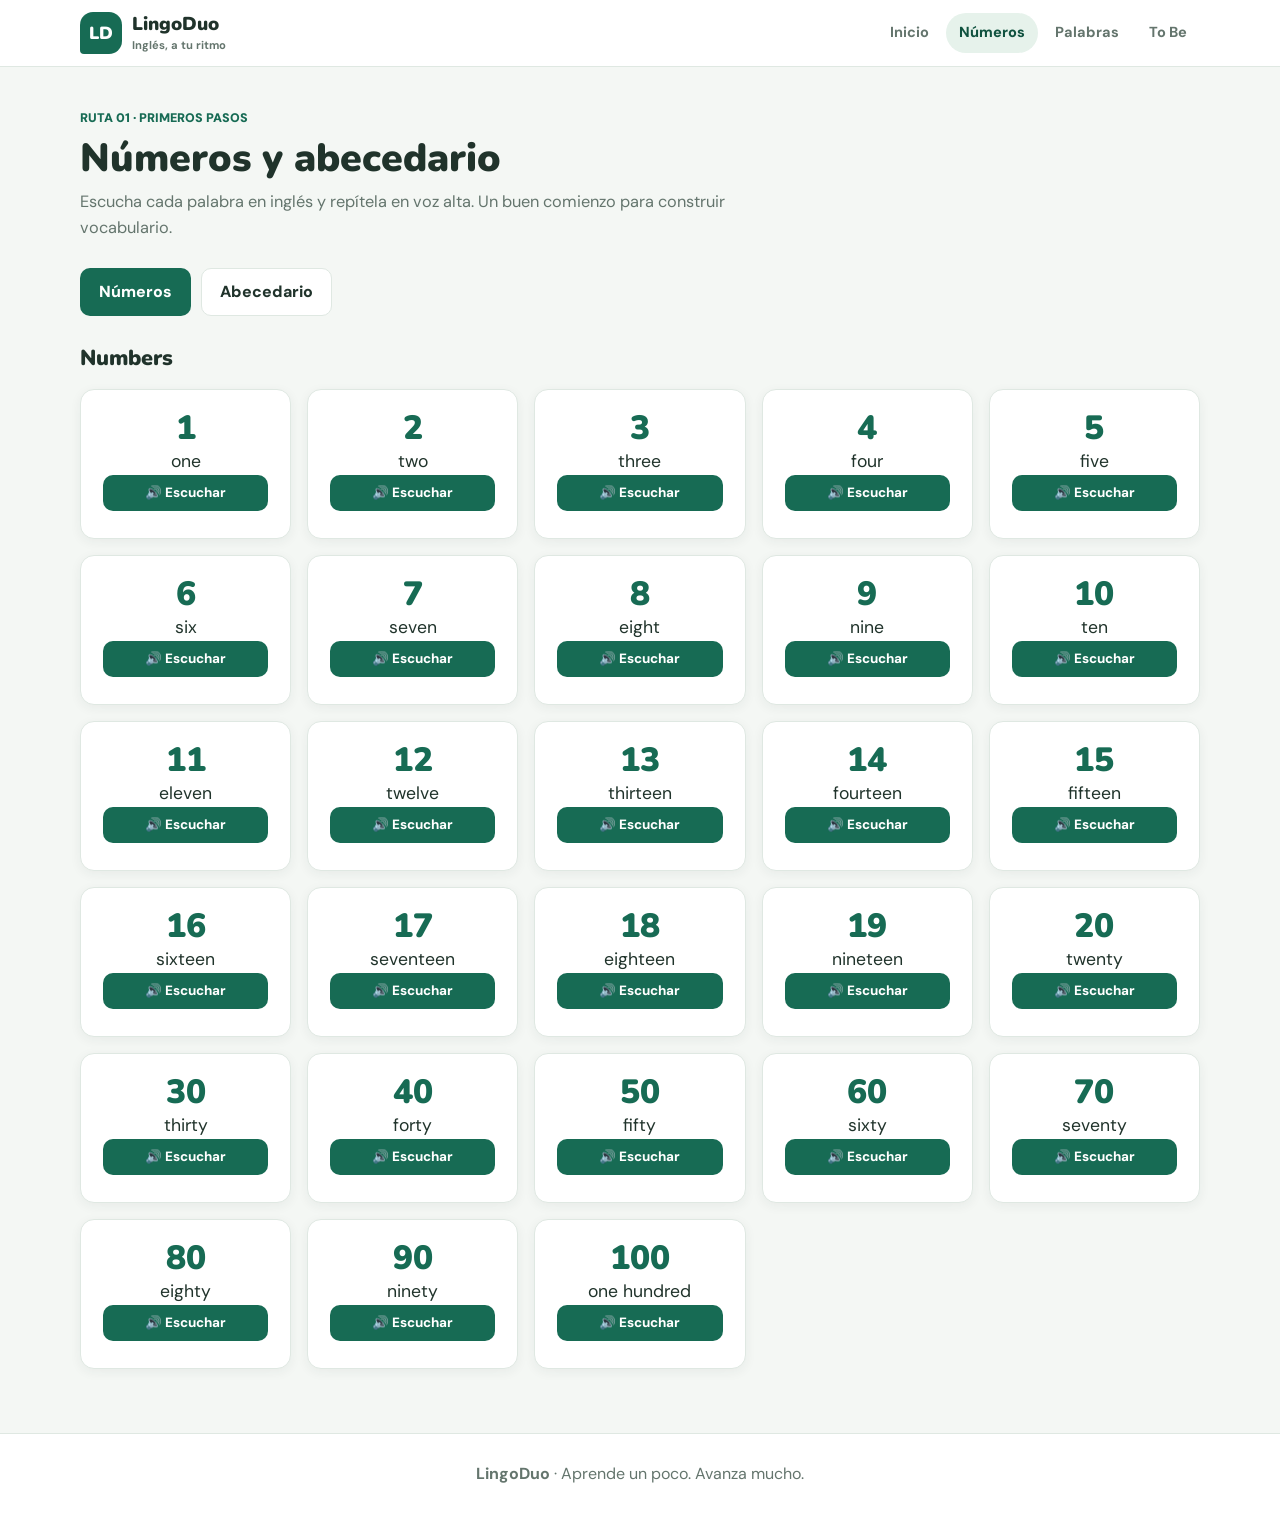
<file: numeros/numeros.html>
<!DOCTYPE html>
<html lang="es">
<head>
  <meta charset="UTF-8">
  <meta name="viewport" content="width=device-width, initial-scale=1.0">
  <meta name="description" content="Escucha y practica los números y las letras en inglés.">
  <title>LingoDuo | Números y abecedario</title>
  <!-- Primero los estilos comunes, luego los del módulo -->
  <link rel="stylesheet" href="../css/estilos.css">
  <link rel="stylesheet" href="numeros.css">
  <script src="numeros.js" defer></script>
</head>
<body>

  <!-- Encabezado común -->
  <header class="encabezado">
    <a class="marca" href="../index.html" aria-label="LingoDuo, inicio">
      <span class="marca-simbolo" aria-hidden="true">LD</span>
      <span class="marca-texto"><strong>LingoDuo</strong><small>Inglés, a tu ritmo</small></span>
    </a>
    <nav class="menu" aria-label="Navegación principal">
      <a href="../index.html">Inicio</a>
      <a href="numeros.html" aria-current="page">Números</a>
      <a href="../vocabulario/vocabulario.html">Palabras</a>
      <a href="../tobe/tobe.html">To Be</a>
    </nav>
  </header>

  <main class="contenedor">

    <section class="cabecera-modulo" aria-labelledby="titulo-numeros">
      <p class="sobrelinea">RUTA 01 · PRIMEROS PASOS</p>
      <h1 id="titulo-numeros">Números y abecedario</h1>
      <p>Escucha cada palabra en inglés y repítela en voz alta. Un buen comienzo para construir vocabulario.</p>
    </section>

    <!-- Botones para alternar entre secciones -->
    <div class="selector-seccion">
      <button type="button" class="boton" id="btn-numeros" aria-pressed="true">Números</button>
      <button type="button" class="boton-secundario" id="btn-abecedario" aria-pressed="false">Abecedario</button>
    </div>

    <!-- Sección de números (se llena desde numeros.js) -->
    <section id="seccion-numeros">
      <h2>Numbers</h2>
      <div class="grilla" id="grilla-numeros"></div>
    </section>

    <!-- Sección del abecedario (se llena desde numeros.js) -->
    <section id="seccion-abecedario" hidden>
      <h2>The Alphabet</h2>
      <div class="grilla" id="grilla-abecedario"></div>
    </section>

    <!-- Aviso si el navegador no soporta síntesis de voz -->
    <p class="aviso-voz" id="aviso-voz" hidden>
      Tu navegador no permite reproducir voz. Prueba con Chrome, Edge o Safari.
    </p>

  </main>

  <footer class="pie">
    <div class="pie-contenido"><p><strong>LingoDuo</strong> · Aprende un poco. Avanza mucho.</p></div>
  </footer>

</body>
</html>
</file>
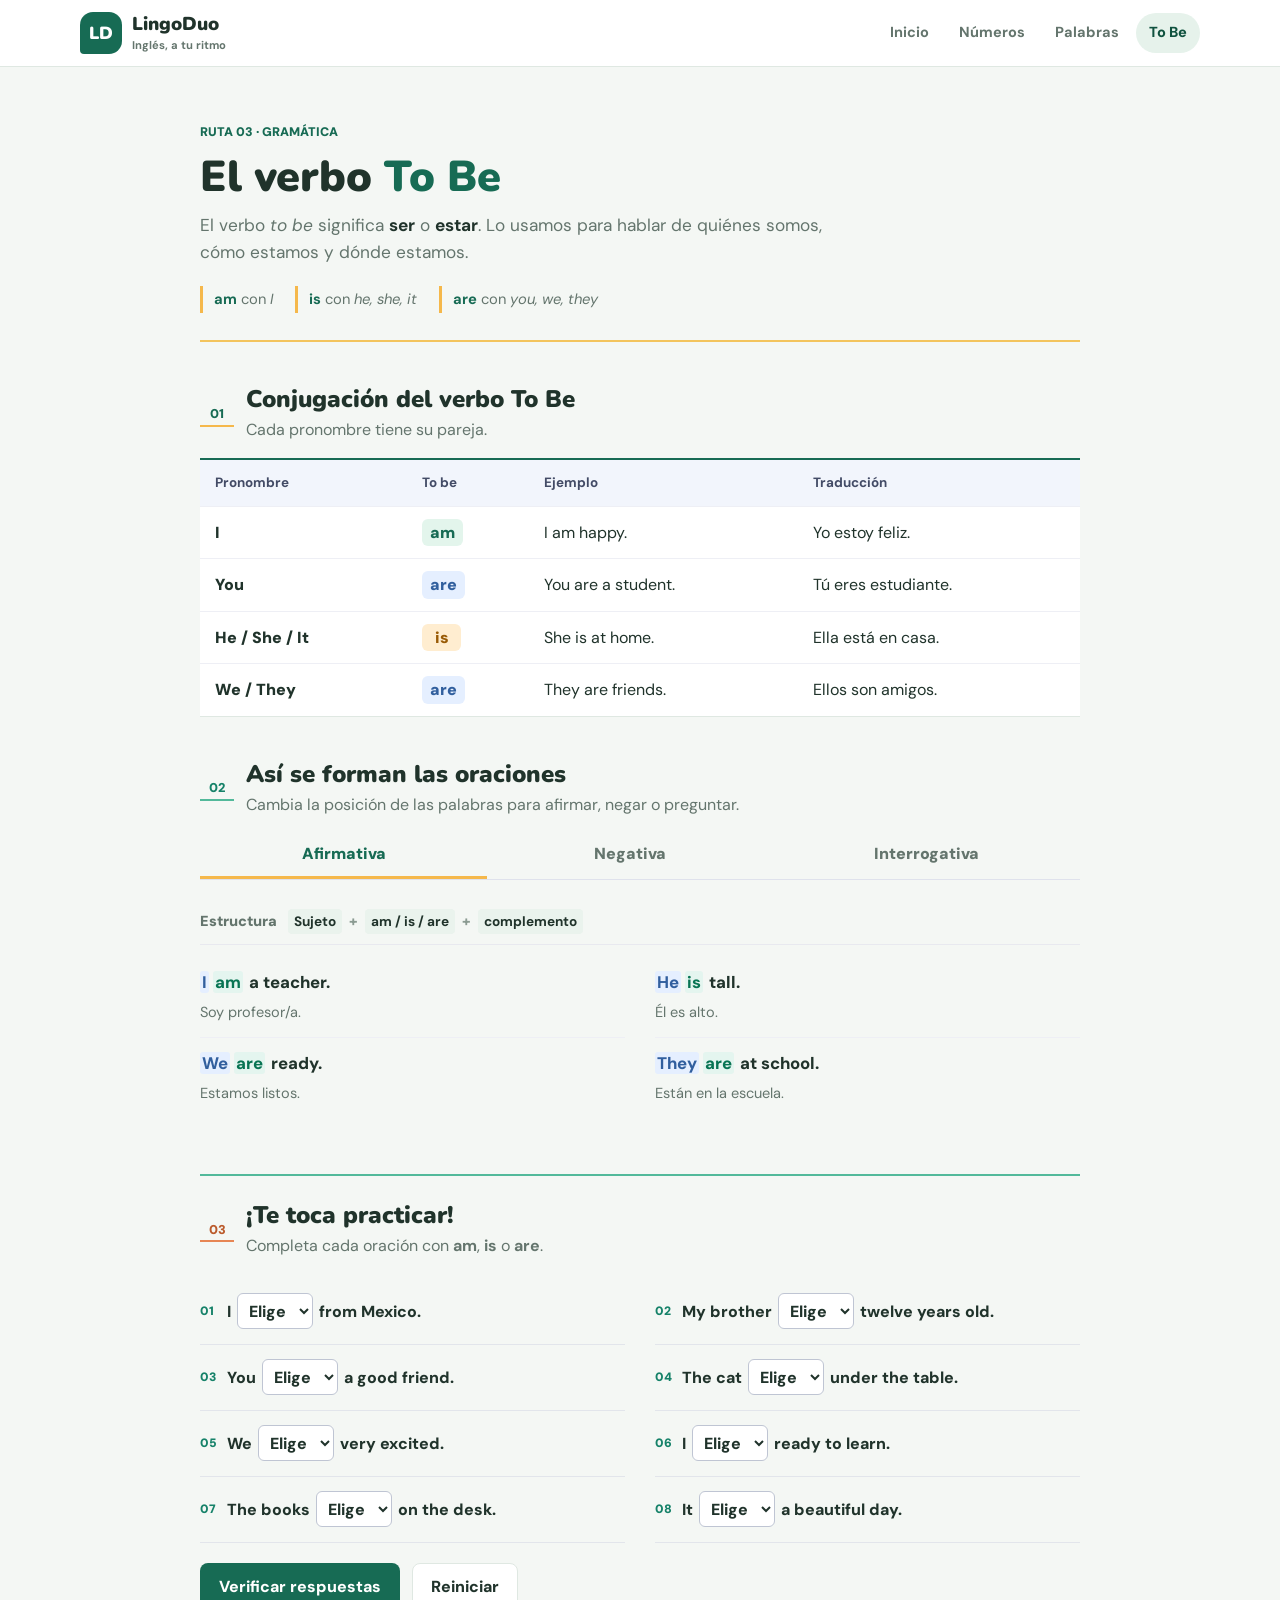
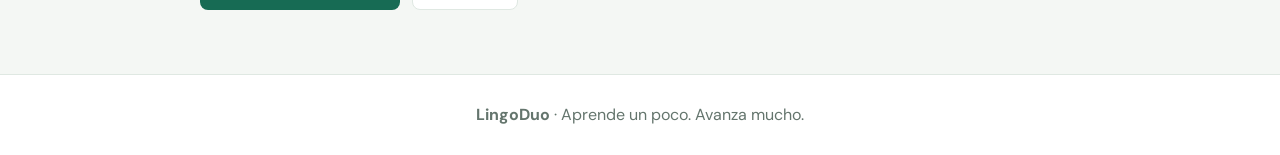
<file: tobe/tobe.html>
<!DOCTYPE html>
<html lang="es">
<head>
  <meta charset="UTF-8">
  <meta name="viewport" content="width=device-width, initial-scale=1.0">
  <meta name="description" content="Aprende y practica el verbo To Be en inglés.">
  <title>LingoDuo | Verbo To Be</title>
  <link rel="stylesheet" href="../css/estilos.css">
  <link rel="stylesheet" href="tobe.css">
  <script src="tobe.js" defer></script>
</head>
<body>
  <header class="encabezado">
    <a class="marca" href="../index.html" aria-label="LingoDuo, inicio">
      <span class="marca-simbolo" aria-hidden="true">LD</span>
      <span class="marca-texto"><strong>LingoDuo</strong><small>Inglés, a tu ritmo</small></span>
    </a>
    <nav class="menu" aria-label="Navegación principal">
      <a href="../index.html">Inicio</a>
      <a href="../numeros/numeros.html">Números</a>
      <a href="../vocabulario/vocabulario.html">Palabras</a>
      <a href="../tobe/tobe.html" aria-current="page">To Be</a>
    </nav>
  </header>

  <main class="contenedor leccion">
    <section class="introduccion" aria-labelledby="titulo-leccion">
      <p class="etiqueta">RUTA 03 · GRAMÁTICA</p>
      <h2 id="titulo-leccion">El verbo <span>To Be</span></h2>
      <p>El verbo <em>to be</em> significa <strong>ser</strong> o <strong>estar</strong>. Lo usamos para hablar de quiénes somos, cómo estamos y dónde estamos.</p>
      <div class="resumen-formas" aria-label="Formas del verbo">
        <span><strong>am</strong> con <em>I</em></span>
        <span><strong>is</strong> con <em>he, she, it</em></span>
        <span><strong>are</strong> con <em>you, we, they</em></span>
      </div>
    </section>

    <section class="seccion-leccion" aria-labelledby="titulo-conjugacion">
      <div class="titulo-seccion">
        <span class="numero-seccion" aria-hidden="true">01</span>
        <div>
          <h2 id="titulo-conjugacion">Conjugación del verbo To Be</h2>
          <p>Cada pronombre tiene su pareja.</p>
        </div>
      </div>
      <div class="tabla-desplazable" tabindex="0" role="region" aria-label="Tabla de pronombres y formas de To Be; desplázate horizontalmente si hace falta">
        <table class="tabla-pronombres">
          <thead>
            <tr><th scope="col">Pronombre</th><th scope="col">To be</th><th scope="col">Ejemplo</th><th scope="col">Traducción</th></tr>
          </thead>
          <tbody>
            <tr><th scope="row">I</th><td><span class="forma forma-am">am</span></td><td>I am happy.</td><td>Yo estoy feliz.</td></tr>
            <tr><th scope="row">You</th><td><span class="forma forma-are">are</span></td><td>You are a student.</td><td>Tú eres estudiante.</td></tr>
            <tr><th scope="row">He / She / It</th><td><span class="forma forma-is">is</span></td><td>She is at home.</td><td>Ella está en casa.</td></tr>
            <tr><th scope="row">We / They</th><td><span class="forma forma-are">are</span></td><td>They are friends.</td><td>Ellos son amigos.</td></tr>
          </tbody>
        </table>
      </div>
    </section>

    <section class="seccion-leccion" aria-labelledby="titulo-oraciones">
      <div class="titulo-seccion">
        <span class="numero-seccion numero-dos" aria-hidden="true">02</span>
        <div>
          <h2 id="titulo-oraciones">Así se forman las oraciones</h2>
          <p>Cambia la posición de las palabras para afirmar, negar o preguntar.</p>
        </div>
      </div>

      <div class="pestanas" role="tablist" aria-label="Formas de las oraciones con To Be">
        <button class="pestana" id="tab-afirmativa" type="button" role="tab" aria-selected="true" aria-controls="panel-afirmativa" tabindex="0">Afirmativa</button>
        <button class="pestana" id="tab-negativa" type="button" role="tab" aria-selected="false" aria-controls="panel-negativa" tabindex="-1">Negativa</button>
        <button class="pestana" id="tab-interrogativa" type="button" role="tab" aria-selected="false" aria-controls="panel-interrogativa" tabindex="-1">Interrogativa</button>
      </div>

      <div class="panel-oraciones" id="panel-afirmativa" role="tabpanel" aria-labelledby="tab-afirmativa" tabindex="0">
        <p class="estructura"><span>Estructura</span><b>Sujeto</b><i>+</i><b>am / is / are</b><i>+</i><b>complemento</b></p>
        <ul class="lista-ejemplos">
          <li><p><span class="pieza sujeto">I</span> <span class="pieza verbo">am</span> <span class="pieza complemento">a teacher.</span></p><span class="traduccion">Soy profesor/a.</span></li>
          <li><p><span class="pieza sujeto">He</span> <span class="pieza verbo">is</span> <span class="pieza complemento">tall.</span></p><span class="traduccion">Él es alto.</span></li>
          <li><p><span class="pieza sujeto">We</span> <span class="pieza verbo">are</span> <span class="pieza complemento">ready.</span></p><span class="traduccion">Estamos listos.</span></li>
          <li><p><span class="pieza sujeto">They</span> <span class="pieza verbo">are</span> <span class="pieza complemento">at school.</span></p><span class="traduccion">Están en la escuela.</span></li>
        </ul>
      </div>

      <div class="panel-oraciones" id="panel-negativa" role="tabpanel" aria-labelledby="tab-negativa" tabindex="0" hidden>
        <p class="estructura"><span>Estructura</span><b>Sujeto</b><i>+</i><b>am / is / are</b><i>+</i><b>not</b><i>+</i><b>complemento</b></p>
        <ul class="lista-ejemplos">
          <li><p><span class="pieza sujeto">I</span> <span class="pieza verbo">am</span> <span class="pieza negacion">not</span> <span class="pieza complemento">tired.</span></p><span class="traduccion">No estoy cansado/a.</span></li>
          <li><p><span class="pieza sujeto">She</span> <span class="pieza verbo">is</span> <span class="pieza negacion">not</span> <span class="pieza complemento">my sister.</span></p><span class="traduccion">Ella no es mi hermana.</span></li>
          <li><p><span class="pieza sujeto">You</span> <span class="pieza verbo">are</span> <span class="pieza negacion">not</span> <span class="pieza complemento">alone.</span></p><span class="traduccion">No estás solo/a.</span></li>
          <li><p><span class="pieza sujeto">It</span> <span class="pieza verbo">is</span> <span class="pieza negacion">not</span> <span class="pieza complemento">cold.</span></p><span class="traduccion">No hace frío.</span></li>
        </ul>
      </div>

      <div class="panel-oraciones" id="panel-interrogativa" role="tabpanel" aria-labelledby="tab-interrogativa" tabindex="0" hidden>
        <p class="estructura"><span>Estructura</span><b>Am / Is / Are</b><i>+</i><b>sujeto</b><i>+</i><b>complemento</b><i>+</i><b>?</b></p>
        <ul class="lista-ejemplos">
          <li><p><span class="pieza verbo">Am</span> <span class="pieza sujeto">I</span> <span class="pieza complemento">late?</span></p><span class="traduccion">¿Llego tarde?</span></li>
          <li><p><span class="pieza verbo">Is</span> <span class="pieza sujeto">he</span> <span class="pieza complemento">your friend?</span></p><span class="traduccion">¿Es tu amigo?</span></li>
          <li><p><span class="pieza verbo">Are</span> <span class="pieza sujeto">you</span> <span class="pieza complemento">okay?</span></p><span class="traduccion">¿Estás bien?</span></li>
          <li><p><span class="pieza verbo">Are</span> <span class="pieza sujeto">they</span> <span class="pieza complemento">at home?</span></p><span class="traduccion">¿Están en casa?</span></li>
        </ul>
      </div>
    </section>

    <section class="seccion-leccion ejercicio" aria-labelledby="titulo-ejercicio">
      <div class="titulo-seccion">
        <span class="numero-seccion numero-tres" aria-hidden="true">03</span>
        <div>
          <h2 id="titulo-ejercicio">¡Te toca practicar!</h2>
          <p>Completa cada oración con <strong>am</strong>, <strong>is</strong> o <strong>are</strong>.</p>
        </div>
      </div>

      <form id="formulario-ejercicio" novalidate>
        <ol class="lista-ejercicio">
          <li data-answer="am"><span class="oracion">I <select name="respuesta-1" aria-label="Completa: I ___ from Mexico" required><option value="" selected disabled>Elige</option><option value="am">am</option><option value="is">is</option><option value="are">are</option></select> from Mexico.</span><span class="retroalimentacion" aria-live="polite"></span></li>
          <li data-answer="is"><span class="oracion">My brother <select name="respuesta-2" aria-label="Completa: My brother ___ twelve years old" required><option value="" selected disabled>Elige</option><option value="am">am</option><option value="is">is</option><option value="are">are</option></select> twelve years old.</span><span class="retroalimentacion" aria-live="polite"></span></li>
          <li data-answer="are"><span class="oracion">You <select name="respuesta-3" aria-label="Completa: You ___ a good friend" required><option value="" selected disabled>Elige</option><option value="am">am</option><option value="is">is</option><option value="are">are</option></select> a good friend.</span><span class="retroalimentacion" aria-live="polite"></span></li>
          <li data-answer="is"><span class="oracion">The cat <select name="respuesta-4" aria-label="Completa: The cat ___ under the table" required><option value="" selected disabled>Elige</option><option value="am">am</option><option value="is">is</option><option value="are">are</option></select> under the table.</span><span class="retroalimentacion" aria-live="polite"></span></li>
          <li data-answer="are"><span class="oracion">We <select name="respuesta-5" aria-label="Completa: We ___ very excited" required><option value="" selected disabled>Elige</option><option value="am">am</option><option value="is">is</option><option value="are">are</option></select> very excited.</span><span class="retroalimentacion" aria-live="polite"></span></li>
          <li data-answer="am"><span class="oracion">I <select name="respuesta-6" aria-label="Completa: I ___ ready to learn" required><option value="" selected disabled>Elige</option><option value="am">am</option><option value="is">is</option><option value="are">are</option></select> ready to learn.</span><span class="retroalimentacion" aria-live="polite"></span></li>
          <li data-answer="are"><span class="oracion">The books <select name="respuesta-7" aria-label="Completa: The books ___ on the desk" required><option value="" selected disabled>Elige</option><option value="am">am</option><option value="is">is</option><option value="are">are</option></select> on the desk.</span><span class="retroalimentacion" aria-live="polite"></span></li>
          <li data-answer="is"><span class="oracion">It <select name="respuesta-8" aria-label="Completa: It ___ a beautiful day" required><option value="" selected disabled>Elige</option><option value="am">am</option><option value="is">is</option><option value="are">are</option></select> a beautiful day.</span><span class="retroalimentacion" aria-live="polite"></span></li>
        </ol>
        <div class="acciones-ejercicio">
          <button class="boton" type="submit">Verificar respuestas</button>
          <button class="boton-secundario" id="reiniciar" type="button">Reiniciar</button>
        </div>
        <p class="resultado" id="resultado" role="status" aria-live="polite" hidden></p>
      </form>
    </section>
  </main>

  <footer class="pie">
    <div class="pie-contenido"><p><strong>LingoDuo</strong> · Aprende un poco. Avanza mucho.</p></div>
  </footer>
</body>
</html>
</file>
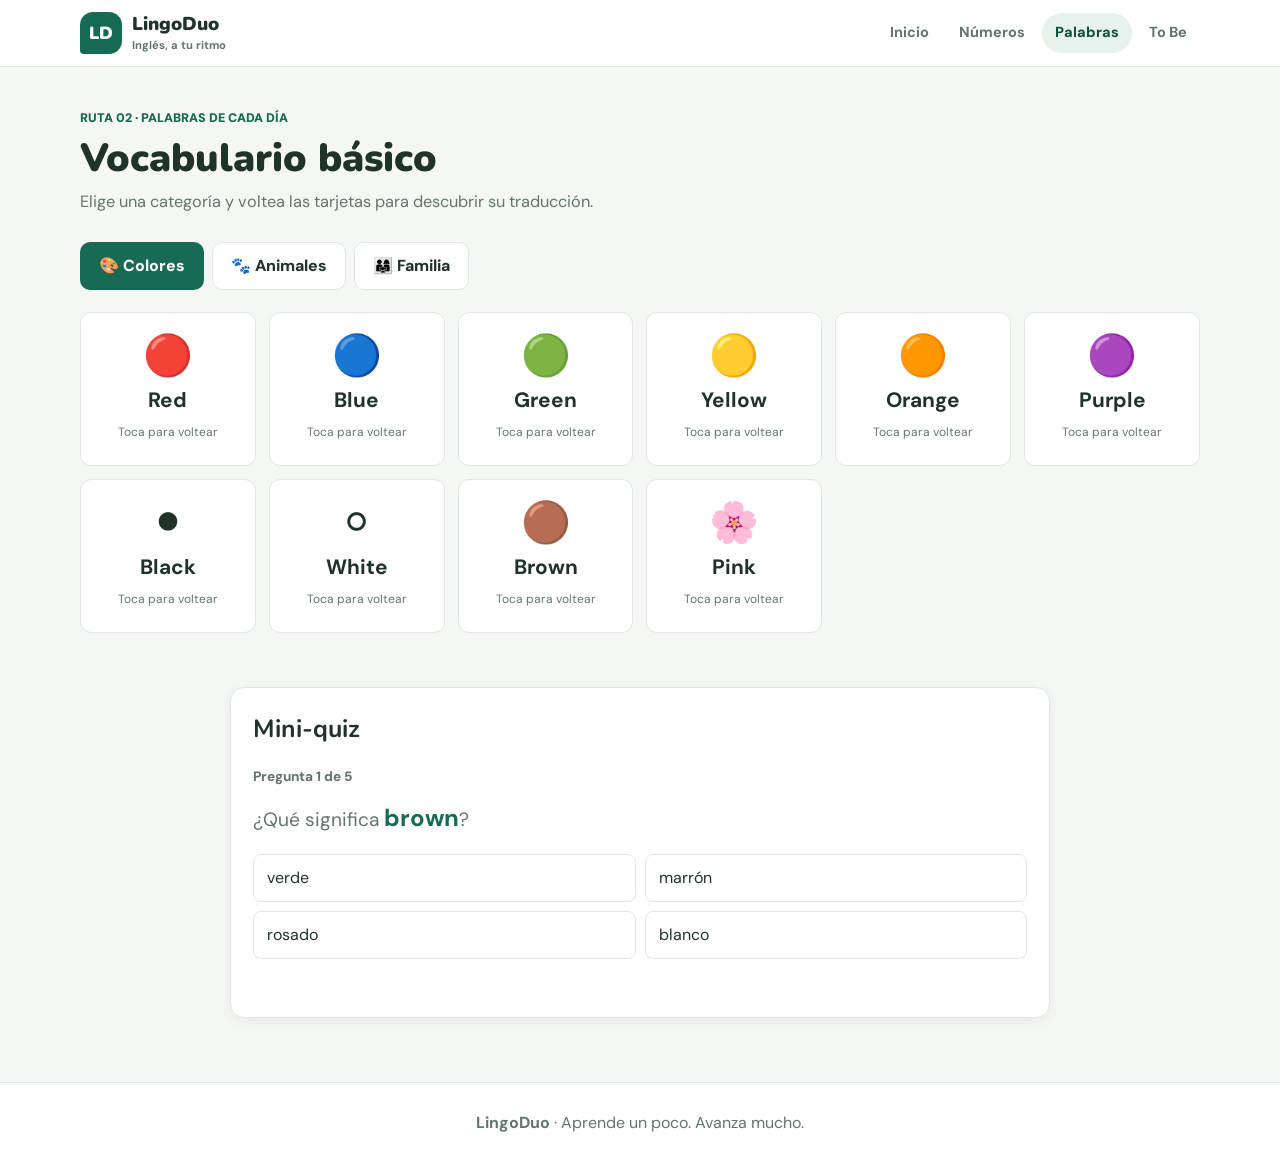
<file: vocabulario/vocabulario.html>
<!DOCTYPE html>
<html lang="es">
<head>
  <meta charset="UTF-8">
  <meta name="viewport" content="width=device-width, initial-scale=1.0">
  <meta name="description" content="Aprende palabras en inglés con tarjetas interactivas y un mini-quiz.">
  <title>LingoDuo | Vocabulario</title>
  <!-- Primero los estilos comunes, luego los del módulo -->
  <link rel="stylesheet" href="../css/estilos.css">
  <link rel="stylesheet" href="vocabulario.css">
  <script src="vocabulario.js" defer></script>
</head>
<body>

  <!-- Encabezado común del proyecto -->
  <header class="encabezado">
    <a class="marca" href="../index.html" aria-label="LingoDuo, inicio">
      <span class="marca-simbolo" aria-hidden="true">LD</span>
      <span class="marca-texto"><strong>LingoDuo</strong><small>Inglés, a tu ritmo</small></span>
    </a>
    <nav class="menu" aria-label="Navegación principal">
      <a href="../index.html">Inicio</a>
      <a href="../numeros/numeros.html">Números</a>
      <a href="../vocabulario/vocabulario.html" aria-current="page">Palabras</a>
      <a href="../tobe/tobe.html">To Be</a>
    </nav>
  </header>

  <main class="contenedor">

    <!-- Sección de tarjetas de vocabulario -->
    <section class="seccion-vocab" aria-labelledby="titulo-vocab">
      <div class="cabecera-modulo">
        <p class="sobrelinea">RUTA 02 · PALABRAS DE CADA DÍA</p>
        <h1 id="titulo-vocab">Vocabulario básico</h1>
        <p class="instrucciones">Elige una categoría y voltea las tarjetas para descubrir su traducción.</p>
      </div>

      <!-- Botones de categoría (el JS marca cuál está activa) -->
      <div class="categorias" role="group" aria-label="Categorías de vocabulario">
        <button type="button" class="boton" data-categoria="colores">🎨 Colores</button>
        <button type="button" class="boton" data-categoria="animales">🐾 Animales</button>
        <button type="button" class="boton" data-categoria="familia">👨‍👩‍👧 Familia</button>
      </div>

      <!-- Aquí JavaScript genera las tarjetas -->
      <div id="tarjetas" class="grilla"></div>
    </section>

    <!-- Sección del mini-quiz -->
    <section class="quiz tarjeta" aria-labelledby="titulo-quiz">
      <h2 id="titulo-quiz">Mini-quiz</h2>

      <!-- Vista de preguntas -->
      <div id="quiz-juego">
        <p id="quiz-progreso" class="quiz-progreso"></p>
        <p class="quiz-pregunta">
          ¿Qué significa <strong id="quiz-palabra" lang="en"></strong>?
        </p>
        <div id="quiz-opciones" class="opciones"></div>
        <p id="quiz-retro" class="quiz-retro" aria-live="polite"></p>
        <button type="button" id="quiz-siguiente" class="boton" hidden>Siguiente</button>
      </div>

      <!-- Vista del resultado final -->
      <div id="quiz-resultado" class="quiz-resultado" hidden>
        <p id="quiz-puntaje" class="quiz-puntaje"></p>
        <p id="quiz-mensaje"></p>
        <button type="button" id="quiz-reiniciar" class="boton">Reiniciar quiz</button>
      </div>
    </section>

  </main>

  <footer class="pie">
    <div class="pie-contenido"><p><strong>LingoDuo</strong> · Aprende un poco. Avanza mucho.</p></div>
  </footer>

</body>
</html>
</file>
<file: css/estilos.css>
@import url('https://fonts.googleapis.com/css2?family=DM+Sans:wght@400;500;600;700;800&family=Nunito:wght@600;700;800;900&display=swap');

:root {
  --color-primario: #176b54;
  --color-primario-oscuro: #10523f;
  --color-secundario: #f5b84b;
  --color-fondo: #f4f7f4;
  --color-texto: #20332b;
  --color-texto-suave: #64756d;
  --color-acierto: #087b58;
  --color-acierto-fondo: #e3f5ec;
  --color-error: #bd4450;
  --color-error-fondo: #fff0ef;
  --color-borde: #dfe8e2;
  --color-azul: #386cb3;
  --color-coral: #d96a4a;
  --radio: 14px;
  --sombra-suave: 0 12px 28px rgba(32, 51, 43, 0.12);
  --sombra-tarjeta: 0 3px 12px rgba(32, 51, 43, 0.06);
}

* {
  box-sizing: border-box;
}

html {
  scroll-behavior: smooth;
}

body {
  min-width: 320px;
  margin: 0;
  background: var(--color-fondo);
  color: var(--color-texto);
  font-family: 'DM Sans', 'Segoe UI', system-ui, sans-serif;
  font-size: 16px;
  line-height: 1.6;
}

h1,
h2,
h3,
.marca-texto strong {
  font-family: 'Nunito', 'DM Sans', sans-serif;
}

button,
select {
  font: inherit;
}

a {
  color: inherit;
}

.encabezado {
  position: sticky;
  z-index: 10;
  top: 0;
  display: flex;
  align-items: center;
  justify-content: space-between;
  gap: 24px;
  padding: 12px max(24px, calc((100vw - 1120px) / 2));
  border-bottom: 1px solid var(--color-borde);
  background: rgba(255, 255, 255, 0.96);
  backdrop-filter: blur(12px);
}

.encabezado h1 {
  margin: 0;
  font-size: 1.4rem;
  font-weight: 900;
  line-height: 1.15;
}

.marca {
  display: inline-flex;
  flex: 0 0 auto;
  align-items: center;
  gap: 10px;
  color: var(--color-texto);
  text-decoration: none;
}

.marca-simbolo {
  display: grid;
  width: 42px;
  aspect-ratio: 1;
  place-items: center;
  border-radius: 13px 13px 13px 4px;
  background: var(--color-primario);
  color: #fff;
  font-family: 'Nunito', sans-serif;
  font-size: 1.1rem;
  font-weight: 900;
}

.marca-texto {
  display: grid;
  line-height: 1.15;
}

.marca-texto strong {
  font-size: 1.17rem;
  font-weight: 900;
}

.marca-texto small {
  margin-top: 3px;
  color: var(--color-texto-suave);
  font-size: 0.7rem;
  font-weight: 700;
}

.menu {
  display: flex;
  flex-wrap: wrap;
  justify-content: center;
  gap: 4px;
}

.menu a {
  display: inline-flex;
  min-height: 40px;
  align-items: center;
  justify-content: center;
  padding: 8px 13px;
  border-radius: 999px;
  color: var(--color-texto-suave);
  font-size: 0.91rem;
  font-weight: 700;
  text-decoration: none;
  transition: background-color 160ms ease, color 160ms ease;
}

.menu a:hover {
  background: #edf5f0;
  color: var(--color-primario);
}

.menu a[aria-current="page"] {
  background: #e6f2eb;
  color: var(--color-primario-oscuro);
  font-weight: 800;
}

.menu a:focus-visible,
.marca:focus-visible,
.tarjeta:focus-visible,
.boton:focus-visible,
.boton-secundario:focus-visible,
.boton-escuchar:focus-visible,
select:focus-visible,
[role="tab"]:focus-visible {
  outline: 3px solid var(--color-secundario);
  outline-offset: 3px;
}

.contenedor {
  width: min(100% - 40px, 1120px);
  margin: 0 auto;
  padding: 42px 0 64px;
}

.grilla {
  display: grid;
  grid-template-columns: repeat(auto-fit, minmax(min(100%, 220px), 1fr));
  gap: 16px;
}

.tarjeta:not(.cara) {
  display: block;
  padding: 22px;
  border: 1px solid var(--color-borde);
  border-radius: var(--radio);
  background: #fff;
  box-shadow: var(--sombra-tarjeta);
  text-decoration: none;
  transition: transform 160ms ease, box-shadow 160ms ease, border-color 160ms ease;
}

.tarjeta:not(.cara):hover {
  transform: translateY(-3px);
  border-color: #c8dbce;
  box-shadow: var(--sombra-suave);
}

.tarjeta h3 {
  margin: 12px 0 6px;
  font-size: 1.22rem;
  line-height: 1.3;
}

.tarjeta p {
  margin: 0;
  color: var(--color-texto-suave);
}

.tarjeta-emoji {
  display: inline-grid;
  width: 48px;
  aspect-ratio: 1;
  place-items: center;
  border-radius: 13px;
  background: #fdf0d2;
  font-size: 1.5rem;
}

.bienvenida {
  margin: 2px 0 66px;
}

.hero-inicio {
  display: grid;
  grid-template-columns: minmax(0, 1fr) minmax(300px, 0.9fr);
  align-items: center;
  gap: 54px;
}

.hero-copy {
  max-width: 570px;
}

.sobrelinea {
  margin: 0 0 12px;
  color: var(--color-primario);
  font-size: 0.78rem;
  font-weight: 900;
}

.hero-copy h1 {
  max-width: 11ch;
  margin: 0 0 17px;
  font-size: 3.5rem;
  font-weight: 900;
  line-height: 1.02;
}

.hero-copy h1 span {
  color: var(--color-primario);
}

.hero-copy > p:not(.sobrelinea) {
  max-width: 46ch;
  margin: 0;
  color: var(--color-texto-suave);
  font-size: 1.08rem;
}

.hero-acciones {
  display: flex;
  flex-wrap: wrap;
  gap: 11px;
  margin-top: 25px;
}

.hero-visual {
  position: relative;
  min-width: 0;
  margin: 0;
}

.hero-visual img {
  display: block;
  width: 100%;
  aspect-ratio: 1.18;
  object-fit: cover;
  border-radius: 5px 72px 5px 5px;
  background: #e1eee5;
}

.hero-visual figcaption {
  display: flex;
  justify-content: space-between;
  gap: 14px;
  margin-top: 9px;
  color: var(--color-texto-suave);
  font-size: 0.7rem;
  font-weight: 800;
}

.cabecera-modulo {
  max-width: 740px;
  margin-bottom: 27px;
}

.cabecera-modulo .sobrelinea {
  margin-bottom: 7px;
}

.cabecera-modulo h1,
.cabecera-modulo h2 {
  margin: 0 0 8px;
  font-size: 2.45rem;
  font-weight: 900;
  line-height: 1.15;
}

.cabecera-modulo p:last-child {
  margin: 0;
  color: var(--color-texto-suave);
  font-size: 1.02rem;
}

.modulos-titulo {
  display: flex;
  flex-wrap: wrap;
  align-items: end;
  justify-content: space-between;
  gap: 8px 20px;
  margin-bottom: 18px;
}

.modulos-titulo h2 {
  margin: 0;
  font-size: 1.7rem;
  font-weight: 900;
}

.modulos-titulo p {
  margin: 0;
  color: var(--color-texto-suave);
}

.tarjeta-modulo {
  min-height: 220px;
}

.tarjeta-modulo .modulo-numero {
  background: #e5efff;
}

.tarjeta-modulo .modulo-vocabulario {
  background: #ffede6;
}

.tarjeta-modulo .modulo-gramatica {
  background: #e2f3e9;
}

.tarjeta-modulo .tipo-modulo {
  margin: 16px 0 0;
  color: var(--color-primario);
  font-size: 0.72rem;
  font-weight: 900;
}

.tarjeta-modulo > p:not(.tipo-modulo) {
  min-height: 3.2em;
}

.enlace-modulo {
  display: inline-block;
  margin-top: 15px;
  color: var(--color-primario);
  font-size: 0.9rem;
  font-weight: 900;
}

.bienvenida p {
  margin: 0;
  color: var(--color-texto-suave);
  font-size: 1.08rem;
}

.pie {
  padding: 23px 20px;
  border-top: 1px solid var(--color-borde);
  background: #fff;
  color: var(--color-texto-suave);
}

.pie-contenido {
  width: min(100%, 1120px);
  margin: 0 auto;
  text-align: center;
}

.pie p {
  margin: 4px 0;
}

.integrantes {
  display: flex;
  flex-wrap: wrap;
  justify-content: center;
  gap: 8px 24px;
  margin: 6px 0 0;
  padding: 0;
  list-style: none;
}

.boton,
.boton-secundario {
  display: inline-flex;
  min-height: 44px;
  align-items: center;
  justify-content: center;
  padding: 10px 18px;
  border: 1px solid transparent;
  border-radius: 10px;
  cursor: pointer;
  font-weight: 800;
  text-align: center;
  text-decoration: none;
  transition: transform 150ms ease, background-color 150ms ease, border-color 150ms ease;
}

.boton {
  background: var(--color-primario);
  color: #fff;
}

.boton:hover {
  background: var(--color-primario-oscuro);
}

.boton-secundario {
  border: 1px solid var(--color-borde);
  background: #fff;
  color: var(--color-texto);
}

.boton-secundario:hover {
  border-color: #b7cfc0;
  background: #f5faf6;
}

.boton:active,
.boton-secundario:active {
  transform: translateY(1px);
}

.correcto {
  border-color: var(--color-acierto) !important;
  background-color: var(--color-acierto-fondo) !important;
  color: var(--color-acierto) !important;
}

.incorrecto {
  border-color: var(--color-error) !important;
  background-color: var(--color-error-fondo) !important;
  color: var(--color-error) !important;
}

@media (max-width: 520px) {
  .encabezado {
    flex-wrap: wrap;
    gap: 8px 14px;
    padding: 10px 14px;
  }

  .menu {
    width: 100%;
    justify-content: flex-start;
    gap: 2px;
  }

  .menu a {
    min-height: 36px;
    padding: 6px 10px;
    font-size: 0.83rem;
  }

  .contenedor {
    width: min(100% - 30px, 1120px);
    padding: 30px 0 46px;
  }

  .hero-inicio {
    grid-template-columns: 1fr;
    gap: 28px;
  }

  .hero-copy h1 {
    max-width: 12ch;
    font-size: 2.6rem;
  }

  .hero-visual img {
    max-height: 340px;
    aspect-ratio: 1.35;
  }

  .bienvenida {
    margin-bottom: 48px;
  }

  .cabecera-modulo h1,
  .cabecera-modulo h2 {
    font-size: 2rem;
  }

  .tarjeta-modulo {
    min-height: 0;
  }
}

@media (min-width: 521px) and (max-width: 800px) {
  .encabezado {
    padding-inline: 20px;
  }

  .hero-inicio {
    grid-template-columns: 1fr 0.8fr;
    gap: 28px;
  }

  .hero-copy h1 {
    font-size: 2.8rem;
  }
}

@media (prefers-reduced-motion: reduce) {
  *,
  *::before,
  *::after {
    scroll-behavior: auto !important;
    transition-duration: 0.01ms !important;
  }
}
</file>
<file: numeros/numeros.css>
/* Estilos propios del módulo "Números y abecedario".
   Las clases comunes (.contenedor, .grilla, .tarjeta, .boton, etc.)
   vienen de ../css/estilos.css y no se redefinen aquí. */

/* Botones para alternar entre Números y Abecedario */
.selector-seccion {
  display: flex;
  flex-wrap: wrap;
  gap: 0.6rem;
  margin: 1.35rem 0 1.6rem;
}

#seccion-numeros h2,
#seccion-abecedario h2 {
  margin: 0 0 13px;
  font-family: 'Nunito', sans-serif;
  font-size: 1.35rem;
  font-weight: 900;
}

/* Contenido interno de cada tarjeta del módulo */
.tarjeta-numero,
.tarjeta-letra {
  display: flex;
  flex-direction: column;
  align-items: center;
  justify-content: center;
  gap: 0.55rem;
  min-height: 150px;
  text-align: center;
}

#grilla-numeros {
  grid-template-columns: repeat(5, minmax(0, 1fr));
}

#grilla-abecedario {
  grid-template-columns: repeat(6, minmax(0, 1fr));
}

/* Número o letra en grande */
.valor {
  font-family: 'Nunito', sans-serif;
  font-size: 2.1rem;
  font-weight: 900;
  line-height: 1;
  color: var(--color-primario);
}

/* Emoji de ejemplo en el abecedario */
.emoji {
  font-size: 2rem;
  line-height: 1;
}

/* Palabra en inglés */
.tarjeta .palabra {
  margin: 0;
  font-size: 1.1rem;
  color: var(--color-texto);
}

/* Botón de escuchar ocupa el ancho de la tarjeta */
.boton-escuchar {
  width: 100%;
  min-height: 36px;
  padding: 6px 9px;
  cursor: pointer;
  font-size: 0.84rem;
}

.boton-escuchar:disabled {
  cursor: not-allowed;
  opacity: 0.55;
}

/* Resalta la tarjeta mientras se pronuncia */
.hablando {
  outline: 3px solid var(--color-secundario);
  outline-offset: 2px;
  border-radius: var(--radio);
}

/* Aviso de navegador sin soporte de voz */
.aviso-voz {
  margin-top: 1.5rem;
  padding: 12px 15px;
  border-left: 3px solid var(--color-secundario);
  background: #fff8e9;
  color: var(--color-texto);
}

@media (max-width: 800px) {
  #grilla-numeros {
    grid-template-columns: repeat(4, minmax(0, 1fr));
  }

  #grilla-abecedario {
    grid-template-columns: repeat(4, minmax(0, 1fr));
  }
}

@media (max-width: 520px) {
  #grilla-numeros {
    grid-template-columns: repeat(2, minmax(0, 1fr));
  }

  #grilla-abecedario {
    grid-template-columns: repeat(3, minmax(0, 1fr));
  }

  .valor {
    font-size: 1.85rem;
  }

  .palabra {
    font-size: 0.95rem;
  }

  #grilla-numeros,
  #grilla-abecedario {
    gap: 10px;
  }

  .tarjeta-numero,
  .tarjeta-letra {
    min-height: 138px;
    padding: 13px 9px;
  }

  .boton-escuchar {
    padding-inline: 5px;
    font-size: 0.78rem;
  }
}
</file>
<file: tobe/tobe.css>
.leccion {
  max-width: 880px;
}

.introduccion {
  margin-bottom: 40px;
  padding: 14px 0 27px;
  border-bottom: 2px solid #f3c45d;
}

.etiqueta {
  margin: 0 0 9px;
  color: var(--color-primario);
  font-size: 0.78rem;
  font-weight: 900;
}

.introduccion h2 {
  margin: 0 0 10px;
  font-size: 2.7rem;
  font-weight: 900;
  line-height: 1.15;
}

.introduccion h2 span {
  color: var(--color-primario);
}

.introduccion > p:not(.etiqueta) {
  max-width: 670px;
  margin: 0;
  color: var(--color-texto-suave);
  font-size: 1.08rem;
}

.introduccion > p strong {
  color: var(--color-texto);
}

.resumen-formas {
  display: flex;
  flex-wrap: wrap;
  gap: 8px 22px;
  margin-top: 19px;
}

.resumen-formas span {
  padding: 2px 0 2px 11px;
  border-left: 3px solid var(--color-secundario);
  color: var(--color-texto-suave);
  font-size: 0.92rem;
}

.resumen-formas strong {
  color: var(--color-primario);
}

.seccion-leccion {
  margin-top: 42px;
}

.titulo-seccion {
  display: flex;
  align-items: center;
  gap: 12px;
  margin-bottom: 15px;
}

.numero-seccion {
  display: inline-block;
  width: 34px;
  flex: 0 0 34px;
  padding-top: 2px;
  border-bottom: 2px solid var(--color-secundario);
  color: var(--color-primario);
  font-size: 0.8rem;
  font-weight: 900;
  line-height: 1.7;
  text-align: center;
}

.numero-dos {
  border-color: #52b99a;
  color: #168269;
}

.numero-tres {
  border-color: #e78654;
  color: #bb5b2c;
}

.titulo-seccion h2 {
  margin: 0;
  font-size: 1.5rem;
  font-weight: 900;
  line-height: 1.25;
}

.titulo-seccion p {
  margin: 3px 0 0;
  color: var(--color-texto-suave);
}

.tabla-desplazable {
  overflow-x: auto;
  border-top: 2px solid var(--color-primario);
  border-bottom: 1px solid var(--color-borde);
  background: #fff;
  scrollbar-color: #b9c5e8 #f2f4f8;
}

.tabla-pronombres {
  width: 100%;
  min-width: 650px;
  border-collapse: collapse;
  text-align: left;
}

.tabla-pronombres th,
.tabla-pronombres td {
  padding: 12px 15px;
  border-bottom: 1px solid #eeeff5;
  white-space: nowrap;
}

.tabla-pronombres thead {
  background: #f2f5fc;
  color: #434b66;
  font-size: 0.84rem;
}

.tabla-pronombres tbody tr:last-child th,
.tabla-pronombres tbody tr:last-child td {
  border-bottom: 0;
}

.tabla-pronombres tbody th {
  font-weight: 900;
}

.forma {
  display: inline-block;
  min-width: 39px;
  padding: 1px 8px;
  border-radius: 6px;
  font-weight: 900;
  text-align: center;
}

.forma-am {
  background: #e3f5ec;
  color: #176b54;
}

.forma-is {
  background: #ffedd0;
  color: #995b06;
}

.forma-are {
  background: #e5efff;
  color: #315f9e;
}

.pestanas {
  display: flex;
  gap: 5px;
  overflow-x: auto;
  border-bottom: 1px solid #dfe2ec;
}

.pestana {
  min-height: 46px;
  flex: 1 0 auto;
  padding: 8px 17px;
  border: 0;
  border-bottom: 3px solid transparent;
  background: transparent;
  color: var(--color-texto-suave);
  cursor: pointer;
  font-weight: 900;
  transition: border-color 160ms ease, color 160ms ease;
}

.pestana[aria-selected="true"] {
  border-color: var(--color-secundario);
  color: var(--color-primario);
}

.panel-oraciones {
  padding: 19px 0 10px;
}

.panel-oraciones[hidden] {
  display: none;
}

.estructura {
  display: flex;
  flex-wrap: wrap;
  align-items: center;
  gap: 7px;
  margin: 0 0 12px;
  padding: 10px 0;
  border-bottom: 1px solid #e8e9ef;
  color: var(--color-texto-suave);
  font-size: 0.91rem;
}

.estructura > span {
  margin-right: 4px;
  font-weight: 900;
}

.estructura b {
  padding: 2px 6px;
  border-radius: 4px;
  background: #eaf3ed;
  color: var(--color-texto);
  font-size: 0.85rem;
}

.estructura i {
  color: #8b9b92;
  font-style: normal;
  font-weight: 900;
}

.lista-ejemplos {
  display: grid;
  grid-template-columns: repeat(2, minmax(0, 1fr));
  column-gap: 30px;
  margin: 0;
  padding: 0;
  list-style: none;
}

.lista-ejemplos li {
  min-width: 0;
  padding: 12px 0;
  border-bottom: 1px solid #eeeff5;
}

.lista-ejemplos li:nth-last-child(-n + 2) {
  border-bottom: 0;
}

.lista-ejemplos li p {
  margin: 0 0 3px;
  font-size: 1.05rem;
  font-weight: 800;
  overflow-wrap: anywhere;
}

.pieza {
  padding: 0 2px;
  border-radius: 3px;
}

.sujeto {
  background: #e5efff;
  color: #315f9e;
}

.verbo {
  background: #e4f5ef;
  color: #087453;
}

.negacion {
  background: #ffede6;
  color: #ad4d34;
}

.complemento {
  color: var(--color-texto);
}

.traduccion {
  color: var(--color-texto-suave);
  font-size: 0.91rem;
}

.ejercicio {
  margin-top: 47px;
  padding: 24px 0 0;
  border-top: 2px solid #52b99a;
}

.ejercicio .titulo-seccion {
  margin-bottom: 20px;
}

.lista-ejercicio {
  display: grid;
  grid-template-columns: repeat(2, minmax(0, 1fr));
  column-gap: 30px;
  margin: 0;
  padding: 0;
  list-style: none;
  counter-reset: ejercicio;
}

.lista-ejercicio li {
  display: grid;
  grid-template-columns: 27px minmax(0, 1fr);
  align-content: center;
  min-width: 0;
  min-height: 66px;
  padding: 9px 0;
  border-bottom: 1px solid #e2e5eb;
  counter-increment: ejercicio;
}

.lista-ejercicio li::before {
  grid-row: span 2;
  align-self: center;
  color: #168269;
  content: counter(ejercicio, decimal-leading-zero);
  font-size: 0.76rem;
  font-weight: 900;
}

.oracion {
  font-weight: 800;
  overflow-wrap: anywhere;
}

.lista-ejercicio select {
  width: 76px;
  min-height: 36px;
  margin: 0 2px;
  padding: 4px 7px;
  border: 1px solid #bfc5d3;
  border-radius: 6px;
  background: #fff;
  color: var(--color-texto);
  cursor: pointer;
  font-weight: 800;
}

.lista-ejercicio select.correcto,
.lista-ejercicio select.incorrecto {
  border-width: 2px;
}

.retroalimentacion {
  min-height: 0;
  color: var(--color-texto-suave);
  font-size: 0.82rem;
  font-weight: 800;
}

.retroalimentacion:empty {
  display: none;
}

.retroalimentacion.correcto {
  background: transparent !important;
}

.retroalimentacion.incorrecto {
  background: transparent !important;
}

.acciones-ejercicio {
  display: flex;
  flex-wrap: wrap;
  gap: 12px;
  margin-top: 20px;
}

.acciones-ejercicio .boton,
.acciones-ejercicio .boton-secundario {
  min-height: 44px;
  border-radius: 8px;
  box-shadow: none;
}

.acciones-ejercicio .boton:hover,
.acciones-ejercicio .boton-secundario:hover {
  transform: translateY(-1px);
  box-shadow: none;
}

.resultado {
  margin: 18px 0 0;
  padding: 12px 15px;
  border-left: 4px solid var(--color-primario);
  background: #fff;
  font-size: 1.04rem;
  font-weight: 900;
}

@media (max-width: 620px) {
  .lista-ejemplos,
  .lista-ejercicio {
    grid-template-columns: 1fr;
  }

  .lista-ejemplos li:nth-last-child(2) {
    border-bottom: 1px solid #eeeff5;
  }

  .lista-ejemplos li:last-child,
  .lista-ejercicio li:last-child {
    border-bottom: 0;
  }

  .introduccion {
    margin-bottom: 32px;
  }
}

@media (max-width: 390px) {
  .introduccion h2 {
    font-size: 2rem;
  }

  .lista-ejercicio {
    grid-template-columns: 1fr;
  }

  .acciones-ejercicio > button {
    width: 100%;
  }
}
</file>
<file: vocabulario/vocabulario.css>
/* ==========================================================
   Módulo: Vocabulario básico
   Usa las clases y variables comunes definidas en ../css/estilos.css
   ========================================================== */

/* Asegura que el atributo hidden siempre oculte, aunque otra clase defina display */
.seccion-vocab [hidden],
.quiz [hidden] {
  display: none !important;
}

.instrucciones {
  margin-bottom: 0;
}

/* ---------- Botones de categoría ---------- */
.categorias {
  display: flex;
  flex-wrap: wrap;
  gap: 8px;
  margin: 20px 0 22px;
}

.categorias button[aria-pressed="true"] {
  background: var(--color-primario);
  color: #fff;
}

.seccion-vocab .grilla {
  grid-template-columns: repeat(auto-fill, minmax(min(100%, 150px), 1fr));
  gap: 13px;
}

/* ---------- Tarjetas con efecto de giro ---------- */
.tarjeta-voltear {
  /* Se quita el estilo por defecto del botón */
  background: none;
  border: none;
  padding: 0;
  font: inherit;
  color: inherit;
  cursor: pointer;
  height: 154px;
  perspective: 1000px; /* Da profundidad al giro 3D */
}

.tarjeta-voltear:focus-visible {
  outline: 3px solid var(--color-secundario);
  outline-offset: 3px;
  border-radius: var(--radio);
}

.tarjeta-interior {
  position: relative;
  width: 100%;
  height: 100%;
  transition: transform 0.6s ease;
  transform-style: preserve-3d;
}

/* Cuando la tarjeta tiene la clase .volteada se gira 180° */
.tarjeta-voltear.volteada .tarjeta-interior {
  transform: rotateY(180deg);
}

/* Las dos caras ocupan el mismo espacio; se oculta la que queda de espaldas */
.cara {
  position: absolute;
  inset: 0;
  margin: 0;
  display: flex;
  flex-direction: column;
  align-items: center;
  justify-content: center;
  gap: 0.45rem;
  border: 1px solid var(--color-borde);
  border-radius: 11px;
  background: #fff;
  backface-visibility: hidden;
  -webkit-backface-visibility: hidden;
}

.cara-atras {
  transform: rotateY(180deg);
  background: var(--color-primario);
  color: #fff;
}

.vocab-emoji {
  font-size: 2.5rem;
  line-height: 1;
}

.tarjeta-palabra {
  font-size: 1.3rem;
  font-weight: bold;
  text-transform: capitalize;
}

.tarjeta-pista {
  color: var(--color-texto-suave);
  font-size: 0.75rem;
}

.cara-atras .tarjeta-palabra,
.cara-atras .vocab-emoji {
  color: #fff;
}

/* ---------- Mini-quiz ---------- */
.quiz {
  max-width: 820px;
  margin: 54px auto 0;
}

/* El quiz usa .tarjeta como contenedor, no debe "saltar" al pasar el mouse */
.quiz.tarjeta:hover {
  transform: none;
  box-shadow: var(--sombra-tarjeta);
}

.quiz h2 {
  margin: 0 0 17px;
  font-size: 1.55rem;
}

.quiz-progreso {
  margin: 0;
  color: var(--color-primario);
  font-size: 0.85rem;
  font-weight: 800;
}

.quiz .quiz-pregunta {
  font-size: 1.2rem;
  margin: 0.7rem 0 1rem;
}

.quiz-pregunta strong {
  color: var(--color-primario);
  font-size: 1.5rem;
}

.opciones {
  display: grid;
  grid-template-columns: repeat(2, minmax(0, 1fr));
  gap: 9px;
  margin-bottom: 12px;
}

.opcion {
  min-height: 48px;
  padding: 10px 13px;
  font: inherit;
  text-align: left;
  border: 1px solid var(--color-borde);
  border-radius: 8px;
  cursor: pointer;
}

/* Estilo neutro solo mientras no esté marcada, así .correcto e .incorrecto
   de estilos.css se aplican sin ser sobrescritas */
.opcion:not(.correcto):not(.incorrecto) {
  background: #fff;
  color: var(--color-texto);
}

.opcion:not(:disabled):hover {
  border-color: var(--color-primario);
  background: #f2f8f4;
}

.opcion:disabled {
  cursor: default;
  opacity: 1;
}

.quiz-retro {
  min-height: 1.5em;
  font-weight: bold;
}

.quiz-resultado {
  text-align: center;
}

.quiz .quiz-puntaje {
  margin: 0 0 8px;
  font-family: 'Nunito', sans-serif;
  font-size: 1.8rem;
  font-weight: 900;
  color: var(--color-primario);
}

/* ---------- Responsivo ---------- */
@media (max-width: 600px) {
  .opciones {
    grid-template-columns: 1fr;
  }

  .tarjeta-voltear {
    height: 140px;
  }

  .seccion-vocab .grilla {
    grid-template-columns: repeat(2, minmax(0, 1fr));
  }

  .quiz {
    margin-top: 40px;
    padding: 19px;
  }
}

/* Respeta a quienes prefieren menos animación */
@media (prefers-reduced-motion: reduce) {
  .tarjeta-interior {
    transition: none;
  }
}
</file>
